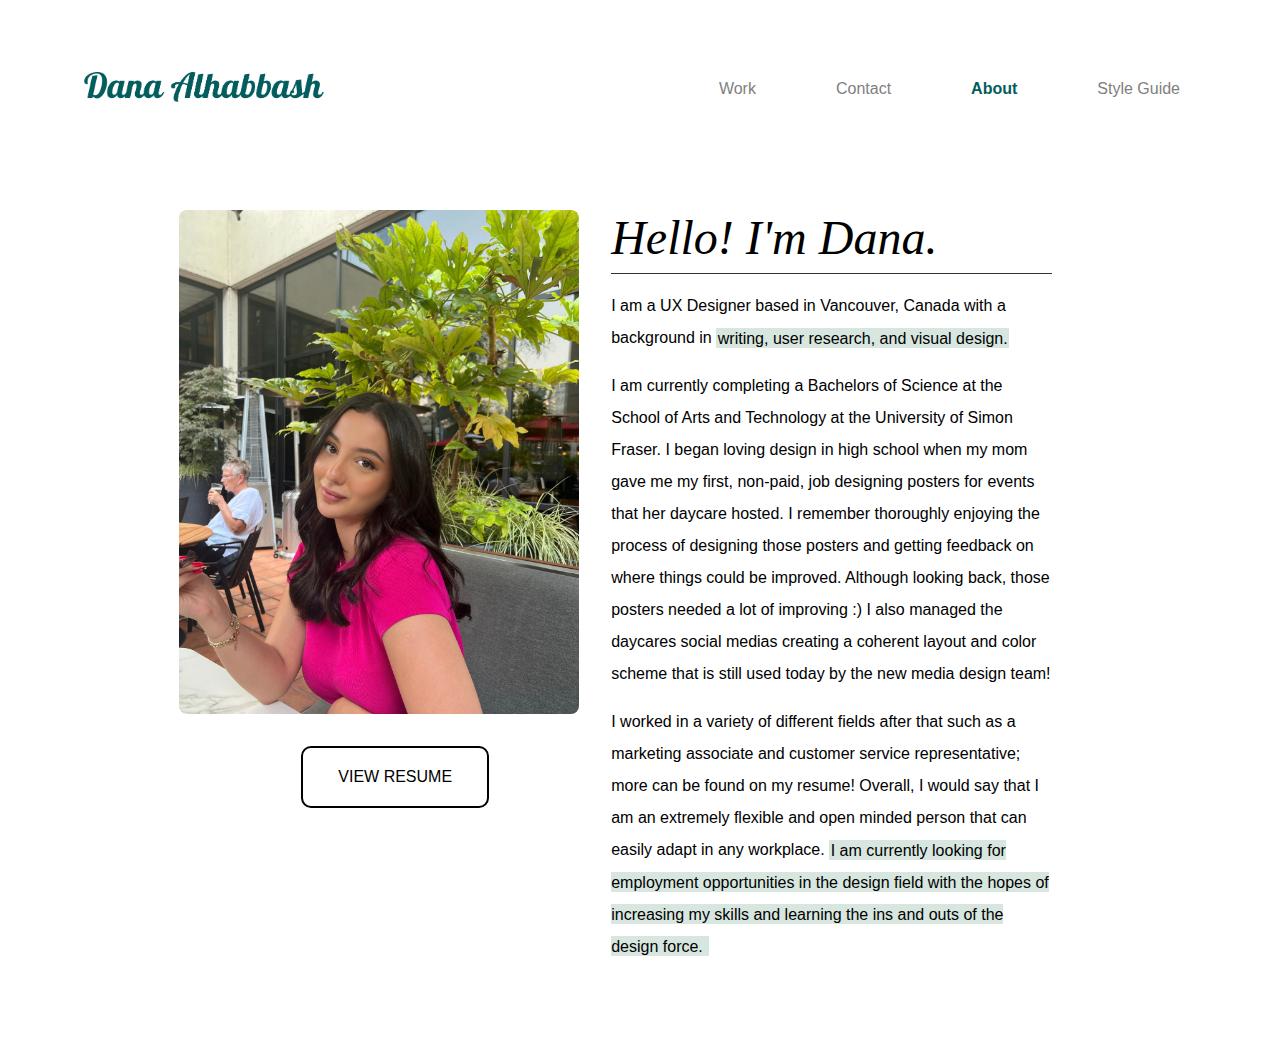
<file: About.html>
<!DOCTYPE html>
<html lang="en">

  <head>

    <meta charset="utf-8">
    <title>About - Dana Alhabbash</title>

    <link href="css/main.css" rel="stylesheet">

    <link rel="preconnect" href="https://fonts.googleapis.com">
    <link rel="preconnect" href="https://fonts.gstatic.com" crossorigin>
    <link href="https://fonts.googleapis.com/css2?family=Cormorant+Garamond:ital,wght@0,300;0,400;0,500;0,600;0,700;1,300;1,400;1,500;1,600;1,700&display=swap" rel="stylesheet">
  </head>

  <body>

    <header>
      <a href="index.html">
        <img src="img/Dana Alhabbash.png" alt="Name" class="logo-name">
      </a>

        <nav>
          <div class="nav-container">
            <a href="index.html" class="nav-link">Work</a>
            <a href="Contact.html" class="nav-link">Contact</a>
            <a href="About.html" class="nav-link active">About</a>
           <a href="StyleGuide.html" class="nav-link">Style Guide</a>
         </div>
        
        </nav>
      </header>

      <div class="main-content">
  <div class="intro">
    <img src="img/pp.jpg" alt="Dana smiling" class="profile-picture">
    <div class="resume-button-container">
 <a href="https://drive.google.com/file/d/10KHvZ-HxIQaog-Hv-9u7jdndZbTToCGK/view?usp=share_link" class="resume-button" target="_blank">View Resume</a>
   </div>
    </div>
    <div class="text-content">
    <h1>Hello! I'm Dana.</h1>
    <p>I am a UX Designer based in Vancouver, Canada with a background in <span class="highlight">writing, user research, and visual design.</span></p>

    <p>I am currently completing a Bachelors of Science at the School of Arts and Technology at the University of Simon Fraser.
      I began loving design in high school when my mom gave me my first, non-paid, job designing posters for events that her
      daycare hosted. I remember thoroughly enjoying the process of designing those posters and getting feedback on where things
      could be improved. Although looking back, those posters needed a lot of improving :) I also managed the daycares social medias
      creating a coherent layout and color scheme that is still used today by the new media design team! </p>

      <p>I worked in a variety of different fields after that such as a marketing associate and customer service representative;
        more can be found on my resume!  Overall, I would say that I am an extremely flexible and open minded person that can
        easily adapt in any workplace. <span class="highlight">I am currently looking for employment opportunities in the design field with the hopes of
        increasing my skills and learning the ins and outs of the design force. </span></p>
        
</div>
</div>

  </body>
</html>
</file>
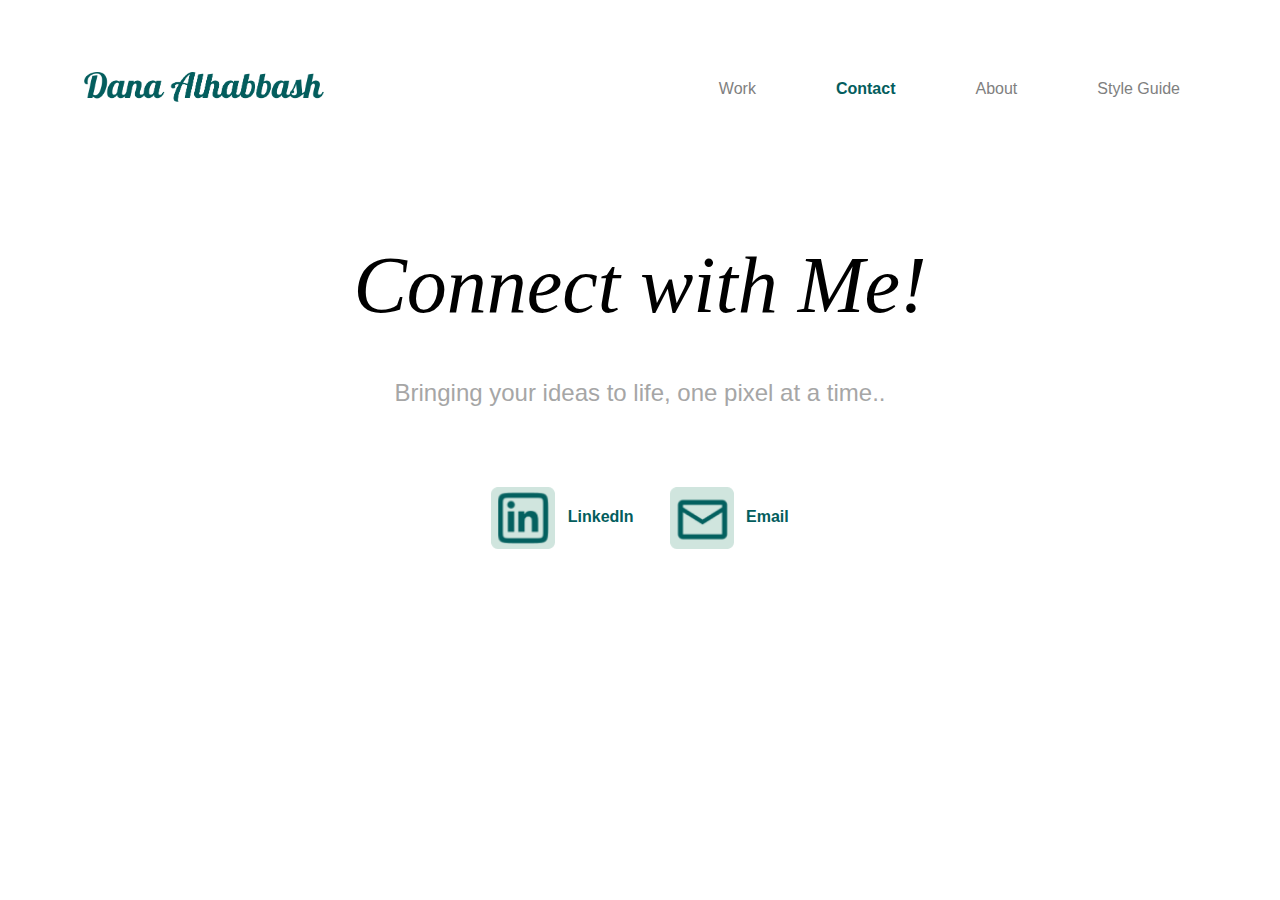
<file: Contact.html>
<!DOCTYPE html>
<html lang="en">

  <head>

    <meta charset="utf-8">
    <title>Home - Dana Alhabbash</title>

    <link href="css/main.css" rel="stylesheet">
    <link rel="preconnect" href="https://fonts.googleapis.com">
    <link rel="preconnect" href="https://fonts.gstatic.com" crossorigin>
    <link href="https://fonts.googleapis.com/css2?family=Nanum+Myeongjo&display=swap" rel="stylesheet">
  </head>

  <body>

    <header>
      <a href="index.html">
          <img src="img/Dana Alhabbash.png" alt="Name" class="logo-name">
        </a>
        

        <nav>
          <div class="nav-container">
         <a href="index.html" class="nav-link">Work</a>
         <a href="Contact.html" class="nav-link  active">Contact</a>
         <a href="About.html" class="nav-link">About</a>
        <a href="StyleGuide.html" class="nav-link">Style Guide</a>
      </div>
    
        </nav>
      </header>

      <div class="Contact-section">
        <h1>Connect with Me!</h1>
        <h2>Bringing your ideas to life, one pixel at a time..</h2>
        <a href="https://www.linkedin.com/in/dana-alhabbash-5a6929200/" class="Contacts" target="_blank">
            <img src="img/Linkedln.png" alt="LinkedIn logo" class="Clogo">
            LinkedIn
        </a>
        <a href="mailto:danalhabbash@gmail.com" class="Contacts">
            <img src="img/Email.png" alt="Email logo" class="Clogo">
            Email
        </a>
    </div>
    
    </body>
    </html>
</file>
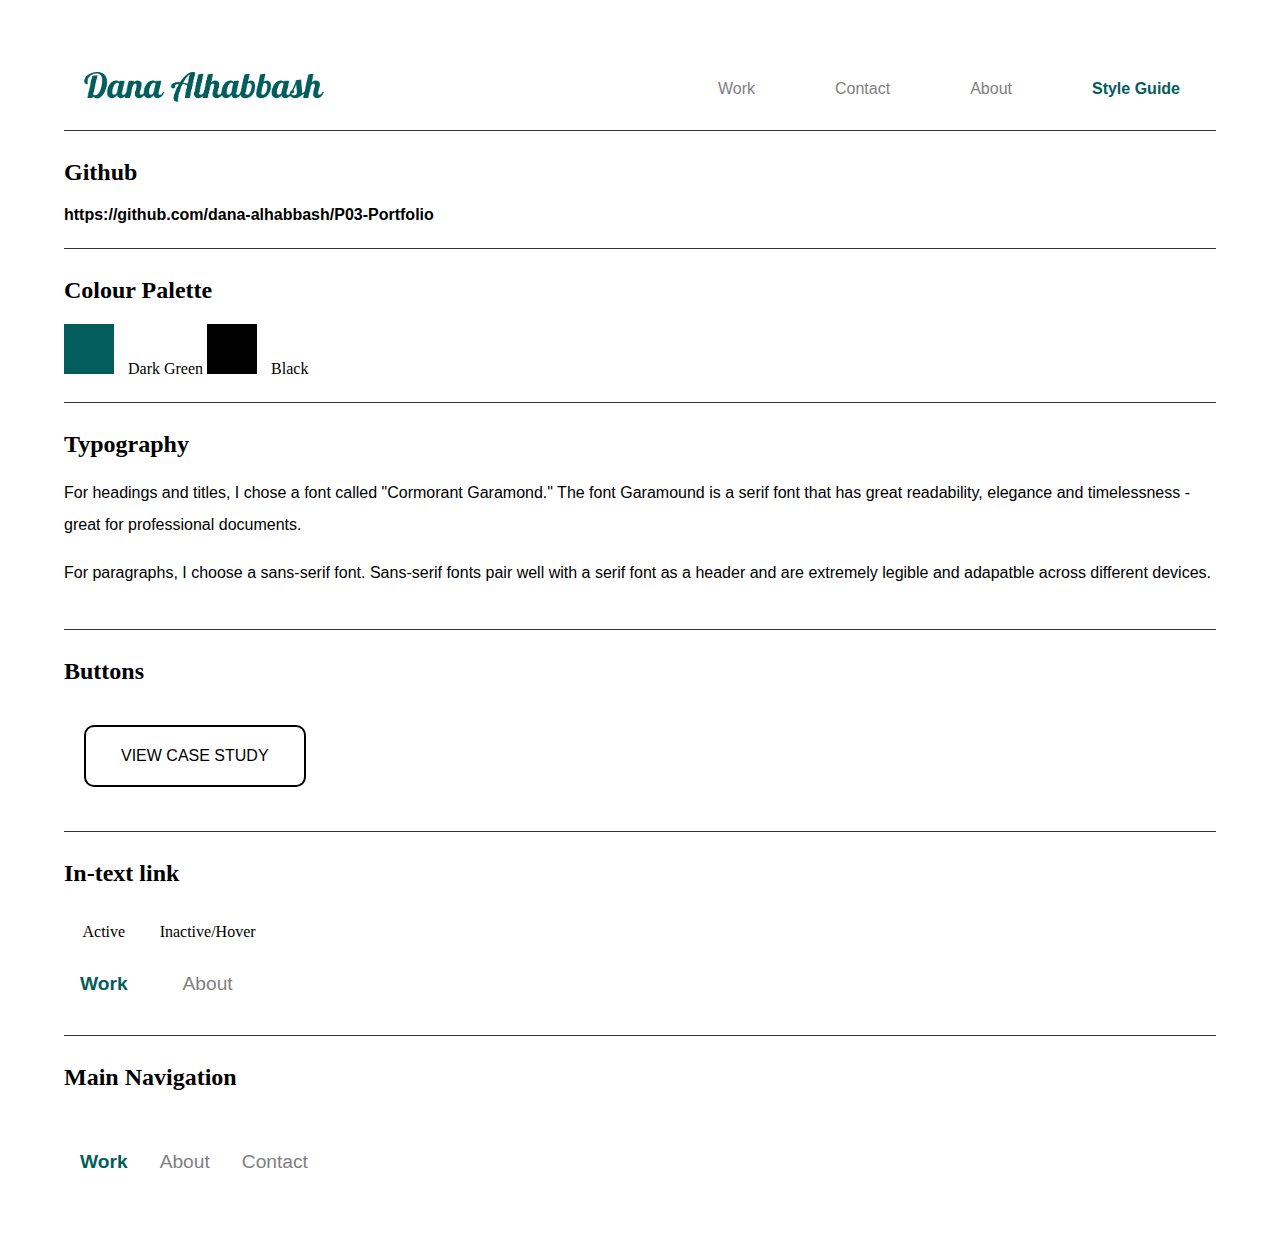
<file: StyleGuide.html>
<!DOCTYPE html>
<html lang="en">

  <head>

    <style>
   section:not([id]) {
     margin: 1em 0;
     padding: 0.5em 0;
     border-top: 1px solid #333;
   }
 </style>

    <meta charset="utf-8">
    <title>Style Guide - Dana Alhabbash</title>

    <link href="css/main.css" rel="stylesheet">

    <link rel="preconnect" href="https://fonts.googleapis.com">
    <link rel="preconnect" href="https://fonts.gstatic.com" crossorigin>
    <link href="https://fonts.googleapis.com/css2?family=Cormorant+Garamond:ital,wght@0,300;0,400;0,500;0,600;0,700;1,300;1,400;1,500;1,600;1,700&display=swap" rel="stylesheet">
  </head>

  <body>

<header>
  <a href="index.html">
    <img src="img/Dana Alhabbash.png" alt="Name" class="logo-name">
  </a>
    <nav>
      <div class="nav-container">
        <a href="index.html" class="nav-link">Work</a>
        <a href="Contact.html" class="nav-link">Contact</a>
        <a href="About.html" class="nav-link">About</a>
       <a href="StyleGuide.html" class="nav-link active">Style Guide</a>
     </div>

    </nav>
  </header>

  <section>
    <div id="github-link">
      <h2>Github</h2>
      <a href="https://github.com/dana-alhabbash/P03-Portfolio" target="_blank" id="githubProfile">https://github.com/dana-alhabbash/P03-Portfolio</a>
  </div>
  </section>

    <section>
      <h2>Colour Palette</h2>

      <div style="width: 50px; height: 50px; background-color: #035D5D; display: inline-block; margin-right: 10px;"></div>
      <span>Dark Green</span>
    </div>
    <div style="width: 50px; height: 50px; background-color: #000000; display: inline-block; margin-right: 10px;"></div>
    <span>Black</span>
   </div>
        </section>

        <section>

          <h2>Typography</h2>
          <p> For headings and titles, I chose a font called "Cormorant Garamond." The font Garamound is a serif font
            that has great readability, elegance and timelessness - great for professional documents. </p>


            <p>For paragraphs, I choose a sans-serif font. Sans-serif fonts pair well with a serif font as a header and are
              extremely legible and adapatble across different devices.
             </p>
            </section>


    <!-- INTERACTIVE ELEMENTS SECTION // -->
    <section id="interactive_elements">

      <!-- Default Button styling section -->
      <section>

        <h2>Buttons</h2>
        <div class="button-container">
  <button class="button">View Case Study</button>
</div>
      </section>

      <section>
        <h2>In-text link</h2>

        <div class="link-table">


    <div class="link-row">
      <div class="link-cell">Active</div>
      <div class="link-cell">Inactive/Hover</div>
    </div>


    <div class="link-row">
      <div class="link-cell"><a href="#" class="text-link active">Work</a></div>
      <div class="link-cell"><a href="#" class="text-link">About</a></div>
    </div>

  </div>

      </section>

    </section>
    <!-- // INTERACTIVE ELEMENTS SECTION -->

    <!-- COMBINED ELEMENTS SECTION // -->
    <section id="combined_elements">

      <section>
        <h2>Main Navigation</h2>
      </section>
      <div class="link-table">

        <div class="link-row">
          <div class="link-cell"><a href="#" class="text-link active">Work</a></div>
          <div class="link-cell"><a href="#" class="text-link">About</a></div>
          <div class="link-cell"><a href="#" class="text-link">Contact</a></div>
        </div>

      </div>

    </section>
    <!-- // COMBINED ELEMENTS SECTION -->


  </body>
</html>
</file>
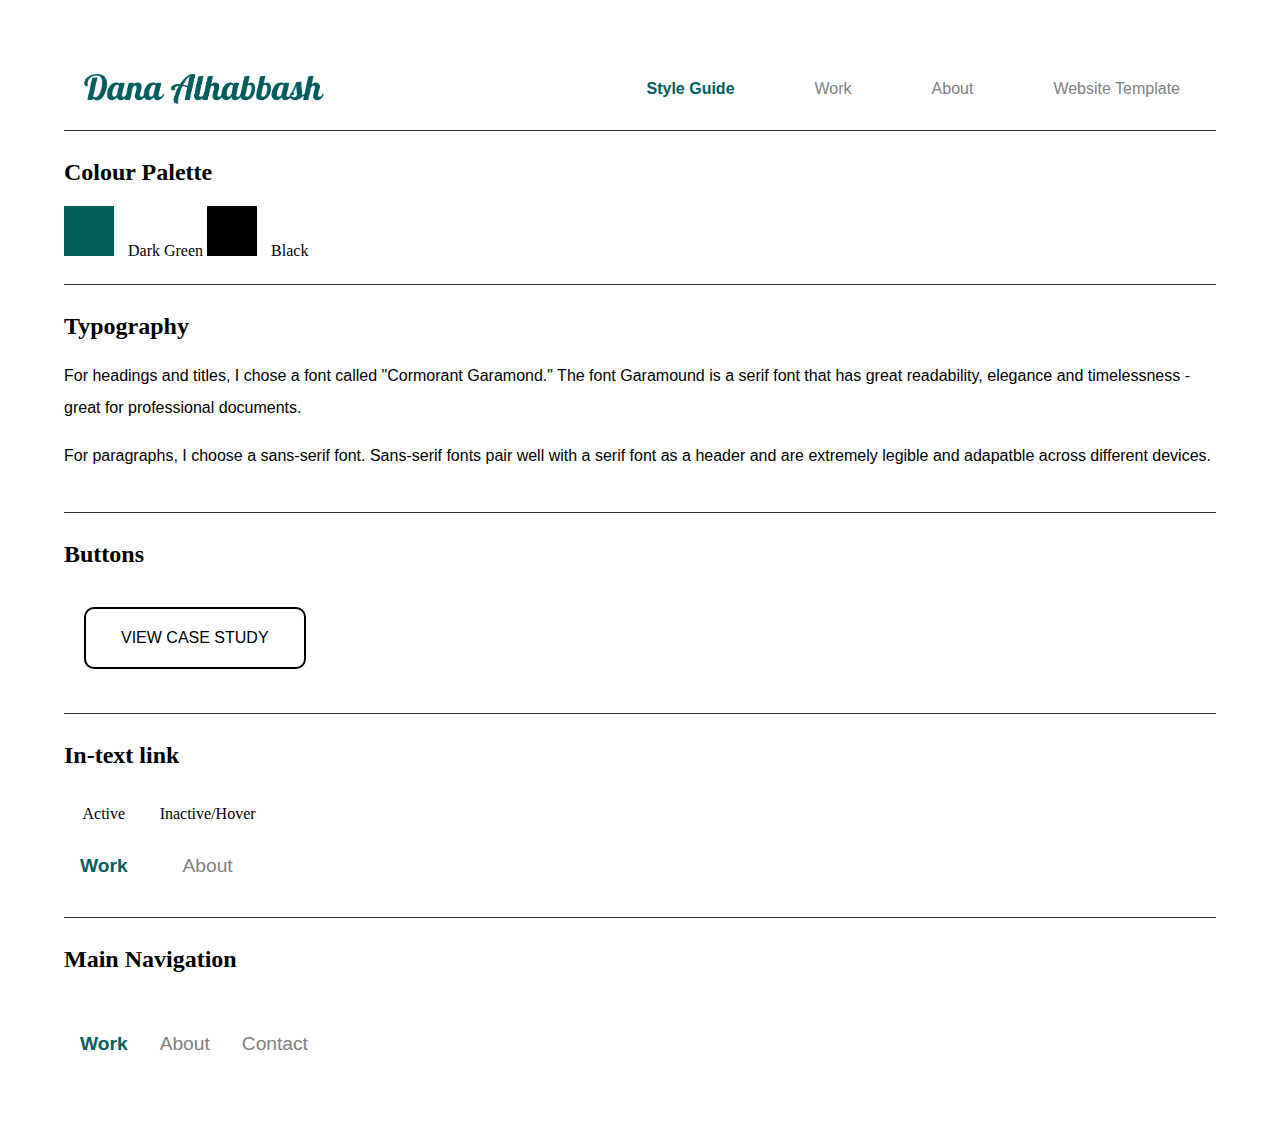
<file: Template.html>
<!DOCTYPE html>
<html>

  <head>

    <style>
   section:not([id]) {
     margin: 1em 0;
     padding: 0.5em 0;
     border-top: 1px solid #333;
   }
 </style>

    <meta charset="utf-8">
    <title>Style Guide - Dana Alhabbash</title>

    <link href="css/main.css" rel="stylesheet">

    <link rel="preconnect" href="https://fonts.googleapis.com">
    <link rel="preconnect" href="https://fonts.gstatic.com" crossorigin>
    <link href="https://fonts.googleapis.com/css2?family=Cormorant+Garamond:ital,wght@0,300;0,400;0,500;0,600;0,700;1,300;1,400;1,500;1,600;1,700&display=swap" rel="stylesheet">
  </head>

  <body>

<header>
    <img src="img/Dana Alhabbash.png" alt="Name" class="logo-name">

    <nav>
      <div class="nav-container">
    <a href="Template.html" class="nav-link active">Style Guide</a>
    <a href="work.html" class="nav-link">Work</a>
    <a href="About.html" class="nav-link">About</a>
    <a href="webtemplate.html" class="nav-link">Website Template</a>
  </div>

    </nav>
  </header>

    <section>
      <h2>Colour Palette</h2>

      <div style="width: 50px; height: 50px; background-color: #035D5D; display: inline-block; margin-right: 10px;"></div>
      <span>Dark Green</span>
    </div>
    <div style="width: 50px; height: 50px; background-color: #000000; display: inline-block; margin-right: 10px;"></div>
    <span>Black</span>
   </div>
        </section>

        <section>

          <h2>Typography</h2>
          <p> For headings and titles, I chose a font called "Cormorant Garamond." The font Garamound is a serif font
            that has great readability, elegance and timelessness - great for professional documents. </p>


            <p>For paragraphs, I choose a sans-serif font. Sans-serif fonts pair well with a serif font as a header and are
              extremely legible and adapatble across different devices.
             </p>
            </section>


    <!-- INTERACTIVE ELEMENTS SECTION // -->
    <section id="interactive_elements">

      <!-- Default Button styling section -->
      <section>

        <h2>Buttons</h2>
        <div class="button-container">
  <button class="button">View Case Study</button>
</div>
      </section>

      <section>
        <h2>In-text link</h2>

        <div class="link-table">


    <div class="link-row">
      <div class="link-cell">Active</div>
      <div class="link-cell">Inactive/Hover</div>
    </div>


    <div class="link-row">
      <div class="link-cell"><a href="#" class="text-link active">Work</a></div>
      <div class="link-cell"><a href="#" class="text-link">About</a></div>
    </div>

  </div>

      </section>

    </section>
    <!-- // INTERACTIVE ELEMENTS SECTION -->

    <!-- COMBINED ELEMENTS SECTION // -->
    <section id="combined_elements">

      <section>
        <h2>Main Navigation</h2>
      </section>
      <div class="link-table">

        <div class="link-row">
          <div class="link-cell"><a href="#" class="text-link active">Work</a></div>
          <div class="link-cell"><a href="#" class="text-link">About</a></div>
          <div class="link-cell"><a href="#" class="text-link">Contact</a></div>
        </div>

      </div>

    </section>
    <!-- // COMBINED ELEMENTS SECTION -->


  </body>
</html>
</file>
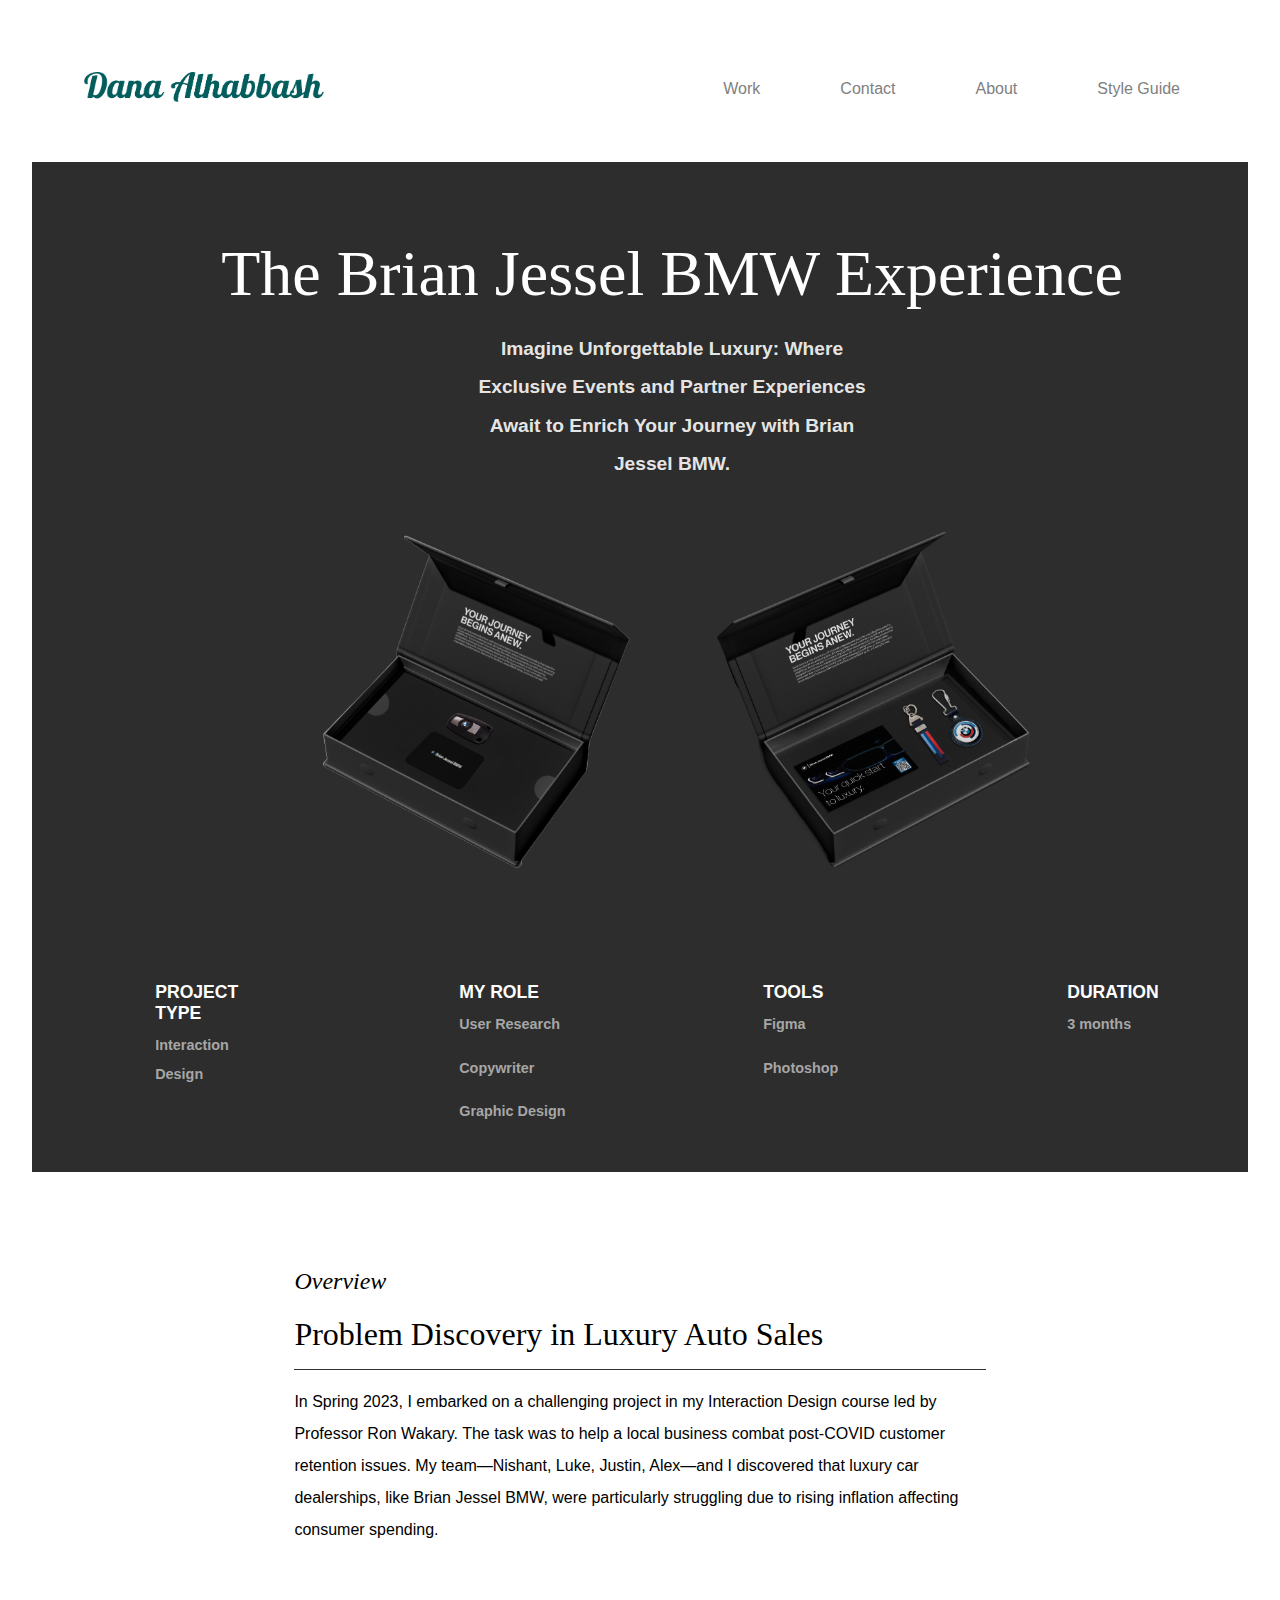
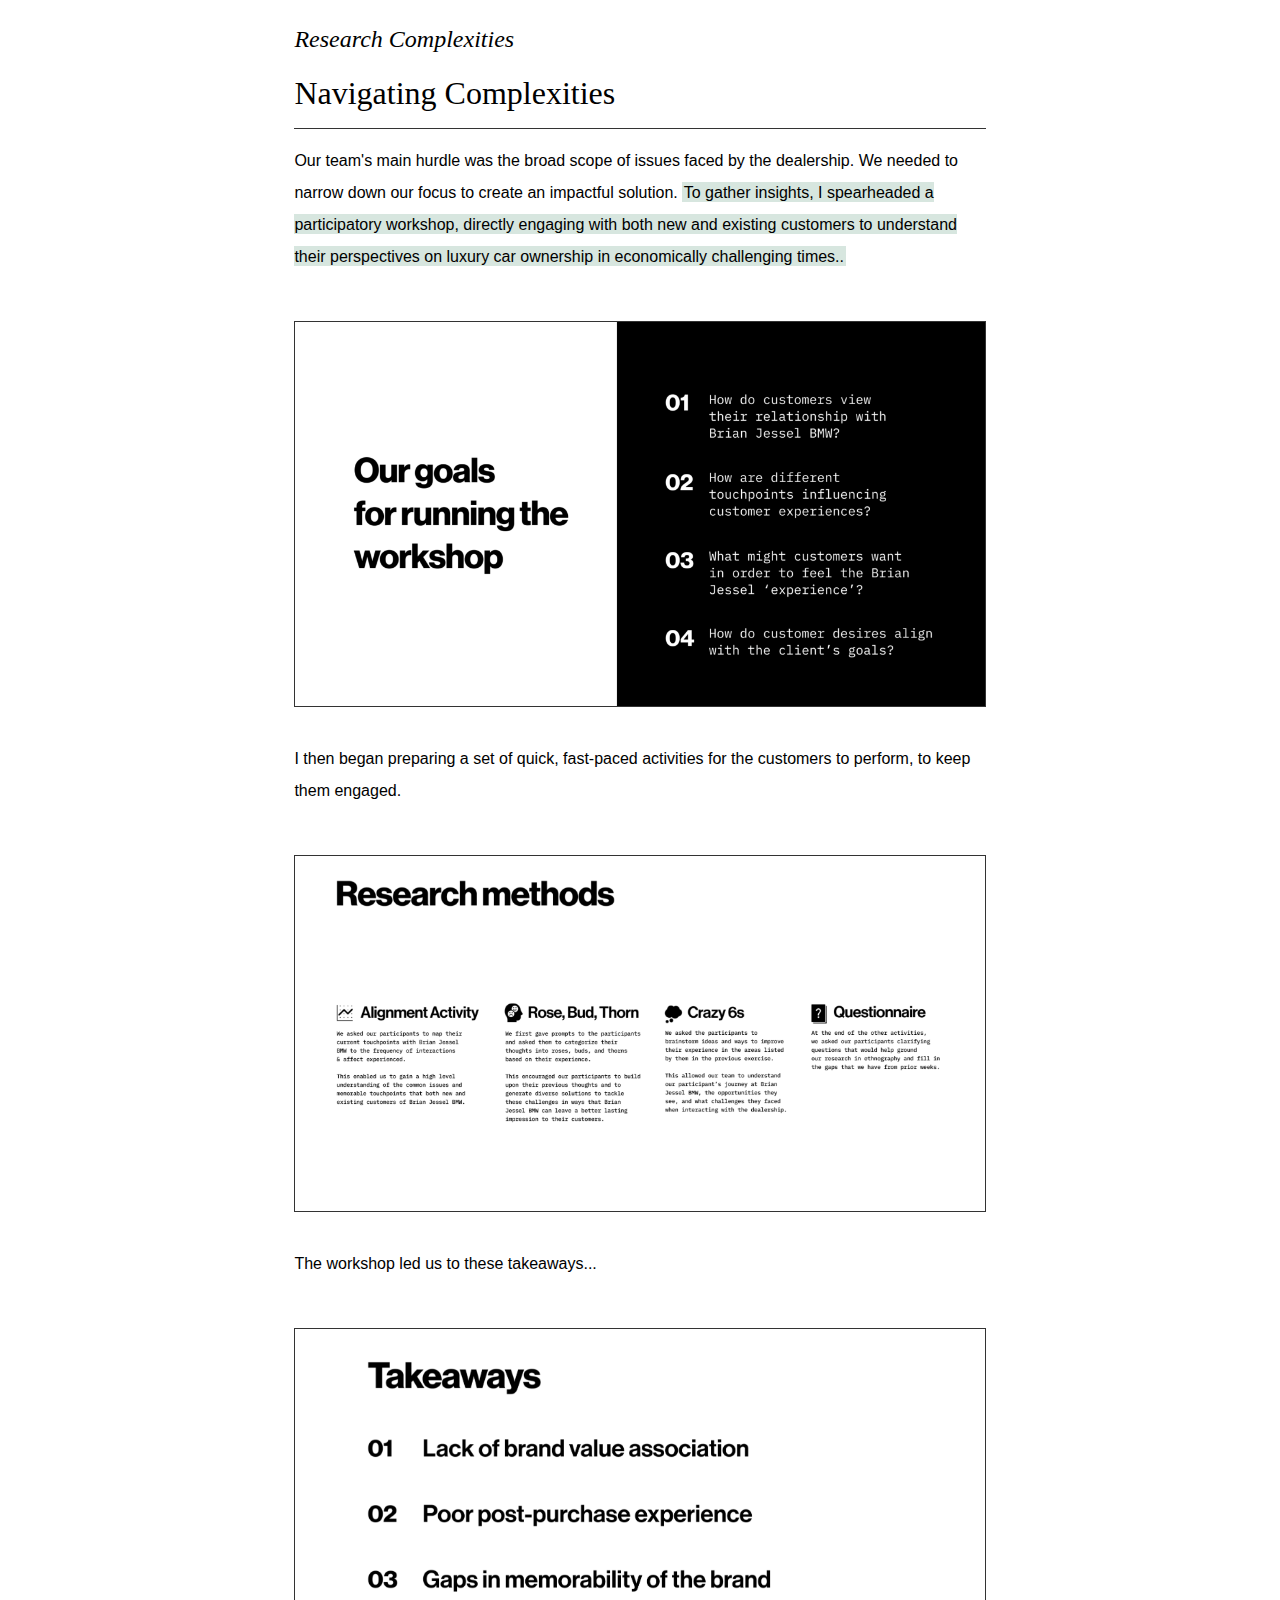
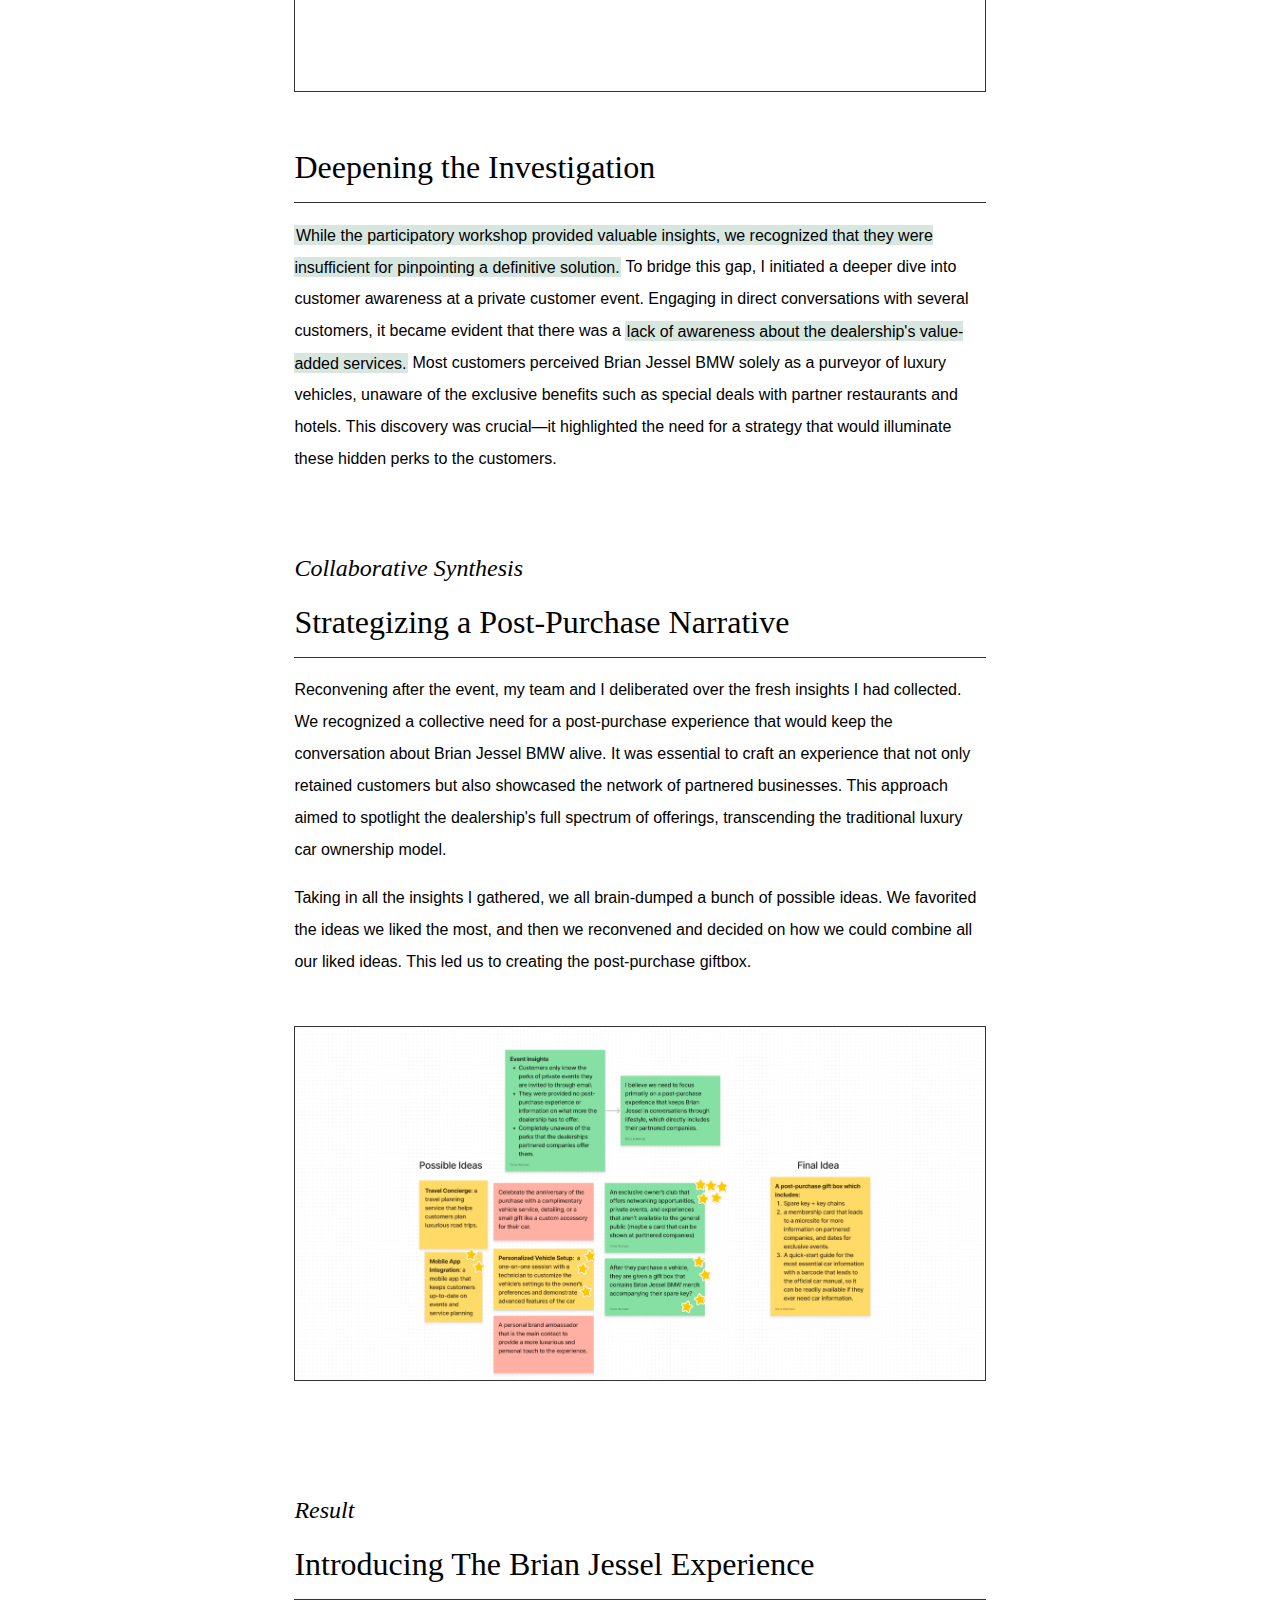
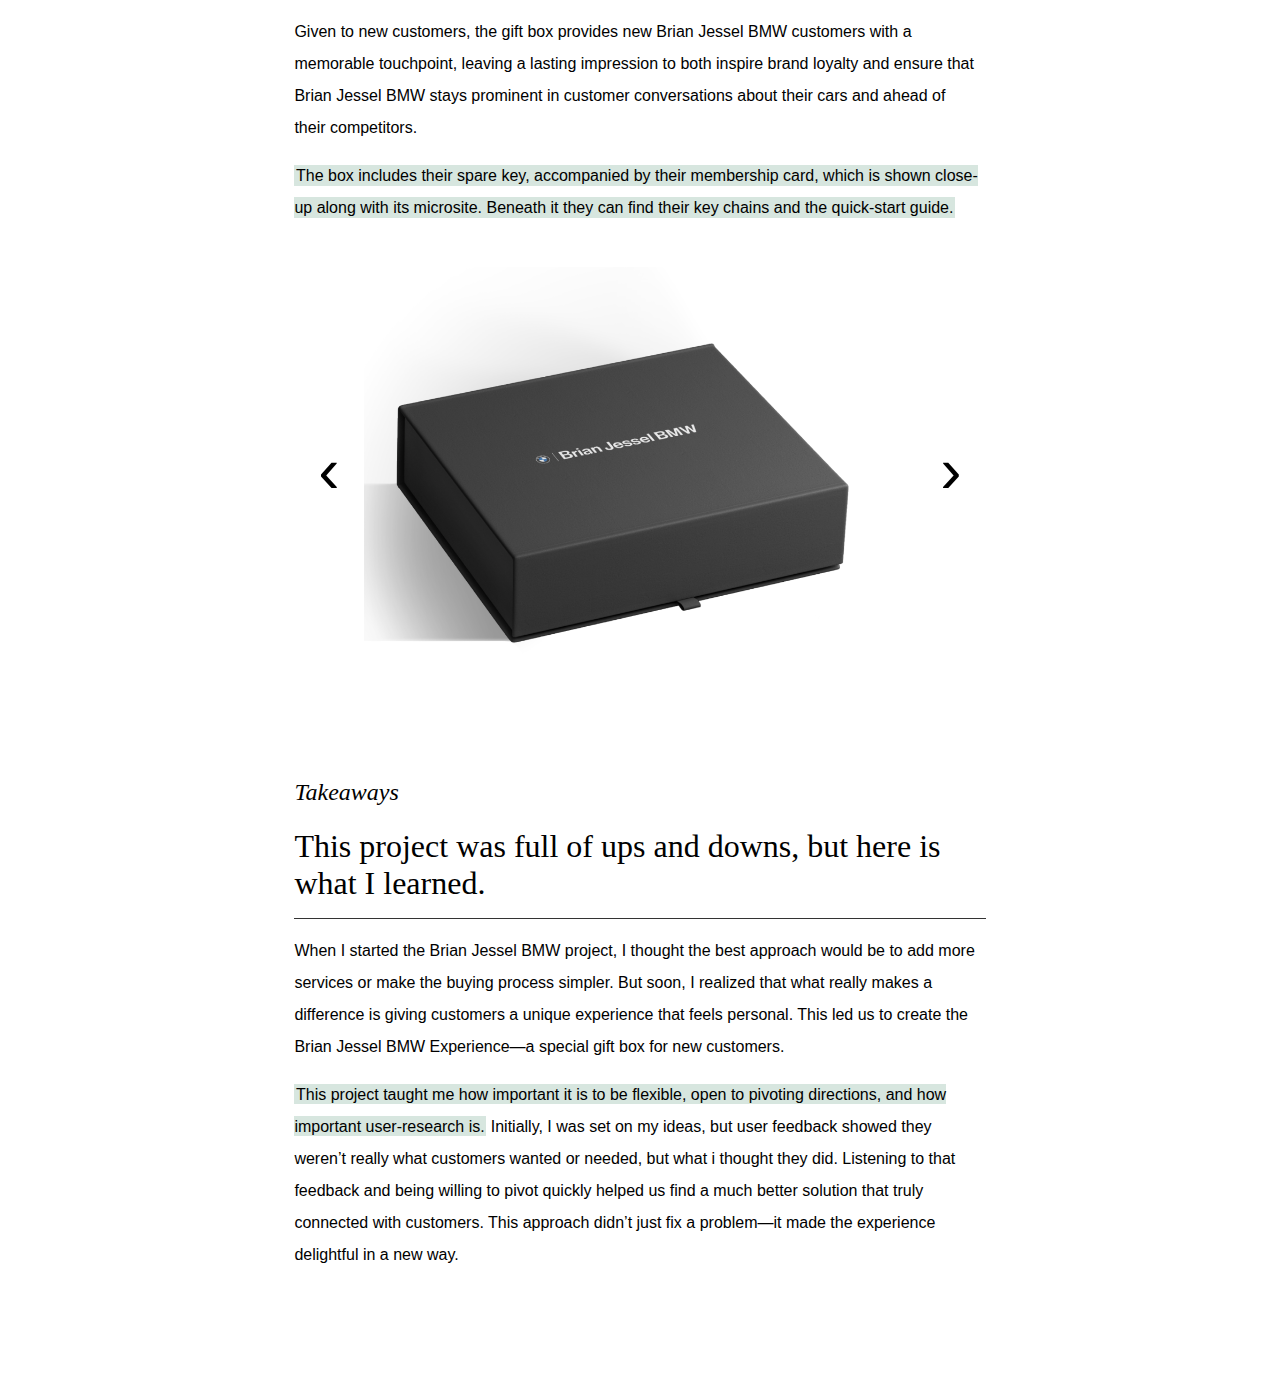
<file: work.html>
<!DOCTYPE html>
<html lang="en">

  <head>

    <meta charset="utf-8">
    <title>Brian Jessel BMW - Dana Alhabbash</title>

    <link href="css/main.css" rel="stylesheet">
    <script src="js/carousel.js"></script>
    <meta name="viewport" content="width=device-width, initial-scale=1">


    <link rel="preconnect" href="https://fonts.googleapis.com">
    <link rel="preconnect" href="https://fonts.gstatic.com" crossorigin>
    <link href="https://fonts.googleapis.com/css2?family=Cormorant+Garamond:ital,wght@0,300;0,400;0,500;0,600;0,700;1,300;1,400;1,500;1,600;1,700&display=swap" rel="stylesheet">
  </head>

  <body>

    <header>
      <a href="index.html">
        <img src="img/Dana Alhabbash.png" alt="Name" class="logo-name">
      </a>

        <nav>
          <div class="nav-container">
            <a href="index.html" class="nav-link">Work</a>
            <a href="Contact.html" class="nav-link">Contact</a>
            <a href="About.html" class="nav-link">About</a>
           <a href="StyleGuide.html" class="nav-link">Style Guide</a>
         </div>
    
    
        </nav>

       
      </header>

      <section class="banner-section">
        <div class="banner-content">
            <h1 class="banner-title">The Brian Jessel BMW Experience</h1>
            <p class="banner-subtitle">Imagine Unforgettable Luxury: Where Exclusive Events and Partner Experiences Await to 
              Enrich Your Journey with Brian Jessel BMW.</p>
        </div>
        <div class="banner-images">
            <img src="img/BMW1.png" alt="Top layer of giftbox">
            <img src="img/BMW2.png" alt="Second layer of giftbox">
        </div>
        <div class="info-sections">
            <div class="info-block">
                <h2>PROJECT TYPE</h2>
                <p>Interaction Design</p>
            </div>
            <div class="info-block">
                <h2>MY ROLE</h2>
                <p>User Research</p>
                <p>Copywriter</p>
                <p>Graphic Design</p>
            </div>
            <div class="info-block">
                <h2>TOOLS</h2>
                <p>Figma</p>
                <p>Photoshop</p>
            </div>
            <div class="info-block">
                <h2>DURATION</h2>
                <p>3 months</p>
            </div>
        </div>
    </section>

      <main class="content">
  <section class="section-overview">
    <h2 class="section-title">Overview</h2>
    <h1 class="question-title">Problem Discovery in Luxury Auto Sales</h1>
    <p>In Spring 2023, I embarked on a challenging project in my Interaction Design course led by Professor Ron Wakary. 
      The task was to help a local business combat post-COVID customer retention issues. My team—Nishant, Luke, Justin, Alex—and 
      I discovered that luxury car dealerships, like Brian Jessel BMW, were particularly struggling due to rising inflation affecting 
      consumer spending.</p>
  </section>

  <section class="section-background">
    <h2 class="section-title">Research Complexities</h2>
    <h1 class="question-title">Navigating Complexities</h1>
    <p>Our team's main hurdle was the broad scope of issues faced by the dealership. We needed to narrow down our focus to create 
      an impactful solution. <span class="highlight">To gather insights, I spearheaded a participatory workshop, directly engaging with
         both new and existing customers to understand their perspectives on luxury car ownership in economically challenging times..</span></p>
      <img src="img/BMWSlide1.png" alt="participatory workshop questions" class="slide-pictures">
      <p>I then began preparing a set of quick, fast-paced activities for the customers to perform, to keep them engaged.</p>
      <img src="img/BMWSlide2.png" alt="actvities for participatory workshop" class="slide-pictures">
        <p>The workshop led us to these takeaways...</p>
          <img src="img/BMWSlide3.png" alt="takeaways from participatory workshop" class="slide-pictures">

    <h1 class="question-title">Deepening the Investigation</h1>
    <p><span class="highlight">While the participatory workshop provided valuable insights, we recognized that they were insufficient for pinpointing a 
      definitive solution.</span> To bridge this gap, I initiated a deeper dive into customer awareness at a private customer event. 
      Engaging in direct conversations with several customers, it became evident that there was a <span class="highlight">lack of 
        awareness about the dealership's value-added services.</span> Most customers perceived Brian Jessel BMW solely as a purveyor 
        of luxury vehicles, unaware of the exclusive benefits such as special deals with partner restaurants and hotels. This discovery was crucial—it 
      highlighted the need for a strategy that would illuminate these hidden perks to the customers.</p>
  </section>

  <section class="section-research">
    <h2 class="section-title">Collaborative Synthesis</h2>
    <h1 class="question-title">Strategizing a Post-Purchase Narrative</h1>
    <p>Reconvening after the event, my team and I deliberated over the fresh insights I had collected. We recognized a collective 
      need for a post-purchase experience that would keep the conversation about Brian Jessel BMW alive. It was essential to craft 
      an experience that not only retained customers but also showcased the network of partnered businesses. This approach aimed to 
      spotlight the dealership's full spectrum of offerings, transcending the traditional luxury car ownership model.</p>

      <p>Taking in all the insights I gathered, we all brain-dumped a bunch of possible ideas. We favorited the ideas we liked the most,
        and then we reconvened and decided on how we could combine all our liked ideas. This led us to creating the post-purchase giftbox.
      </p>
      <img src="img/Brainstorming.png" alt="Figjam brainstorming" class="slide-pictures">


  </section>

  <section class="section-results">
    <h2 class="section-title">Result</h2>
    <h1 class="question-title">Introducing The Brian Jessel Experience</h1>
    <p>Given to new customers, the gift box provides new Brian Jessel BMW customers with a memorable touchpoint, leaving a lasting
      impression to both inspire brand loyalty and ensure that Brian Jessel BMW stays prominent in customer conversations about their
      cars and ahead of their competitors.</p>

      <p><span class="highlight">The box includes their spare key, accompanied by their membership card,
         which is shown close-up along with its microsite. 
        Beneath it they can find their key chains and the quick-start guide.</span></p>

      <div class="carousel-container" id="carousel1">
        <div class="carousel">
            <div class="carousel-images">
                <img src="img/BMW.png" alt="Closed giftbox" class="active">
                <img src="img/BMW1.png" alt="Top layer of giftbox containing spare key and membership card ">
                <img src="img/Membership Back.png" alt="The back of the membership card with the barcode to the microsite">
                <img src="img/BMW3.png" alt="Collage of microsite pages">
                <img src="img/BMW2.png" alt="Second layer of box containing key chains and quick start guide">
                <img src="img/QS1.png" alt="Front of quick start guide with a barcode for the full car manual">
                <img src="img/QS2.png" alt="Back of the quick-start guide with the essential information">
            </div>
        </div>
        <button class="carousel-btn prev" onclick="moveSlide(-1, 'carousel1')">‹</button>
        <button class="carousel-btn next" onclick="moveSlide(1, 'carousel1')">›</button>
    </div>
   
  </section>

  <section class="section-takeaways">
    <h2 class="section-title">Takeaways</h2>
    <h1 class="question-title">This project was full of ups and downs, but here is what I learned.</h1>
    <p> When I started the Brian Jessel BMW project, I thought the best approach would be to add more services or make the buying
      process simpler. But soon, I realized that what really makes a difference is giving customers a unique experience that feels 
      personal. This led us to create the Brian Jessel BMW Experience—a special gift box for new customers.</p>

    <p><span class="highlight">This project taught me how important it is to be flexible, open to pivoting directions, and how important user-research is.</span>
      Initially, I was set on my ideas, but user feedback showed they weren’t really what customers wanted or needed, but what i thought they did.
       Listening to that feedback and being willing to pivot quickly helped us find a much better solution that truly connected with 
       customers. This approach didn’t just fix a problem—it made the experience delightful in a new way.</p>

  </section>

</main>
    </body>
  </html>
</file>
<file: css/main.css>
body, html{
    padding: 2rem;
    margin: 0;
    box-sizing: border-box;
    overflow-x: hidden;
}

h1{
  .cormorant-garamond-regular {
  font-family: "Cormorant Garamond", serif;
  font-weight: 800;
  font-style: normal;
}
}

h2{
  .nanum-myeongjo-regular {
  font-family: "Nanum Myeongjo", serif;
  font-weight: 400;
  font-style: normal;
}
}


h3{
  font-family: sans-serif;
  font-weight: bold;
}

p{
  font-family: sans-serif;
  font-weight: 400;
}


section h3 {
  margin-bottom: 0;
}

section p {
  margin-top: 0;
}

a{
  text-decoration: none;
  color: black;
  font-family: sans-serif;
  font-size: 1rem;
  cursor: pointer;
}


header {
  display: flex;
   justify-content: space-between;
   align-items: center;
   padding: 0 1.25rem;
}

.logo-name{
  width: 15rem;
}

/*Responsive Adjustments*/
@media (max-width: 48em) { 
  header {
    flex-direction: column; 
    padding: 0.5rem; 
  }

  .logo-name {
    width: 10rem; 
    margin-bottom: 1rem; 
  }
}

/* github link */
#githubProfile {
  color:black;
  font-weight: bold;
  transition: color 0.3s, transform 0.3s; 
}

#githubProfile:hover {
  color: rgba(3, 93, 93, 0.7); /* Changes color when hovered */
  transform: scale(1.1); /* Slightly enlarges the link */
}
/* Nav styling */
.nav-container {
  margin-top: 0rem;
  display: flex;
  justify-content: flex-end;
  align-items: flex-start;
  padding: 1rem;
  gap: 2rem;
}

.nav-link {
  font-family: sans-serif;
    color: grey;
    text-decoration: none;
    font-size: 1em;
    font-weight: lighter;
    transition: color 0.3s ease;
    margin-left: 3rem;
}

.nav-link:hover {
  color: rgba(3, 93, 93, 0.7);
}

.nav-link.active {
  font-weight: bold;
  color: #035D5D;
}
/* Responsive adjustments */
@media (max-width: 48em) { 
  .nav-container {
    justify-content: center; 
    padding: 0.5rem;
    gap: 1rem; 
  }

  .nav-link {
    margin-left: 1rem; 
    font-size: 0.9em; 
  }
}

/* Home Banner styling */
.banner-container {
    width: 100%;
    display: flex;
    justify-content: center;
    align-items: center;
    margin-bottom: -3rem;
}

.banner {
    width: 80%;
    height: 30rem;
}

/* Responsive adjustments*/
@media (max-width: 768px) { 
  .banner {
      width: 90%; 
      height: 20rem; 
  }
}

@media (max-width: 480px) { 
  .banner-container {
      margin-bottom: -2rem; 
  }
  .banner {
      width: 95%; 
      height: 15rem; 
  }
}

/* Home Bio styling */
.home-bio {
    text-align: left;
    max-width: 85%;
    margin: 0 auto;
    line-height: 1.7;

}

.home-bio h2 {
  font-weight: 100;
    color: #333333;
    font-size: 2.8rem;
}

/* Responsive adjustment*/
@media (max-width: 60em) { 
  .home-bio {
      max-width: 95%; 
  }
  .home-bio h2 {
      font-size: 2.4rem;
  }
}

@media (max-width: 40em) { 
  .home-bio h2 {
      font-size: 2rem; 
  }
}


/* Button styling */
.button-container {
  padding: 20px;
}

.button {
  border-radius: 10px;
  padding: 20px 35px;
  font-size: 1rem;
  border: 2px solid #000;
  background-color: transparent;
  text-transform: uppercase;
  cursor: pointer;
  transition: all 0.3s ease;
}

.button:hover {
  background-color: #035D5D;
  color: #fff;
  border: #035D5D;
}


/* In-text link styling*/
.link-table {
   display: table;
 }

 .link-row {
   display: table-row;
   padding: 5rem;
 }

 .link-cell {
   display: table-cell;
   padding: 1rem;
   text-align: center;
 }

 .text-link {
   font-family: sans-serif;
   color: grey;
   text-decoration: none;
   font-size: 1.2em;
   font-weight: lighter;
   transition: color 0.3s ease;
 }

 .text-link:hover {
   color: rgba(3, 93, 93, 0.7);
 }

 .text-link.active {
   font-weight: bold;
   color: #035D5D;
 }
 /* In-text link styling*/

 /*About Page styling*/
 .main-content {
   display: flex;
  max-width: 80%;
  margin: auto;
  margin-top: 3rem;
  padding: 1rem;
}

.intro {
display: flex;
flex-direction: column;
 align-items: center;
 text-align: center;
padding: 2rem 0;
}

.profile-picture {
  float: left;
  width: 25rem;
  height: auto;
  margin-right: 2rem;
  border-radius: 8px;
}

.text-content h1 {
  flex-grow: 1;
  display: inline-block;
  font-size: 3rem;
  font-style: italic;
  font-weight: normal;
  margin: 1;
  border-bottom: 1px solid #333;
 padding-bottom: 0.5rem;
 width: 90%;
 margin-bottom: auto;
}

.text-content p{
  width: 90%;
  line-height: 2;
  font-weight: lighter;
}

.highlight {
  background-color:#D7E6DF;
  padding: 0.1em;
}

.resume-button-container {
margin-top: 2rem;
}

.resume-button {
display: inline-block;
border-radius: 10px;
padding: 20px 35px;
font-size: 1rem;
border: 2px solid #000;
background-color: transparent;
text-transform: uppercase;
cursor: pointer;
transition: all 0.3s ease;
}

.resume-button:hover {
  background-color: #035D5D;
  color: #fff;
  border: #035D5D;
}

/* Responsive adjustments */
@media (max-width: 60em) { 
  .profile-picture {
    width: 20rem;
  }

  .text-content h1 {
    font-size: 2.5rem; 
  }
}

@media (max-width: 40em) { 
  .main-content {
    flex-direction: column; 
    max-width: 95%;
  }

  .profile-picture {
    width: 100%; 
    margin-right: 0;
  }

  .text-content h1, .text-content p {
    width: 100%; 
  }

  .text-content h1 {
    font-size: 2rem; 
  }
}

/*Work Page styling*/
.banner-section {
  width: 100vw; 
  margin-left: -2rem; 
  margin-right: -2rem;
  margin-top: 3em;
  background-color: #2d2d2d; 
  padding: 2rem 2rem; 
  text-align: center;
  box-sizing: border-box; 
  margin-bottom: -1rem;
}

.banner-content h1 {
  font-weight: lighter;
  font-size: 4rem;
  color: #ffffff; 
  margin-bottom: 0.3em; 
}

.banner-subtitle {
  color: #ffffffe5; 
  text-align: center;
  margin-bottom: 1em; 
  font-size: 1.2rem;
  font-family: sans-serif;
  font-weight: bold;
  max-width: 35%; 
  margin-left: auto; 
  margin-right: auto; 
  text-align: center;
}

.banner-images img {
  width: 30%; 
  margin: 1em; 
  height: auto; 
}

.info-sections {
  display: flex;
  justify-content: space-around; 
  margin-top: 4em; 
}

.info-block {
  width: 10%; 
  text-align: left; 
}

.info-block h2 {
  color: #ffffff; 
  margin-bottom: 0.4em; 
  font-family: sans-serif;
  font-size: 1.1rem;
}

.info-block p {
  color: #a6a6a6; 
  font-size: 0.9em; 
  font-family: sans-serif;
  font-weight: bold;
}

/*responsive adjustments*/
@media (max-width: 768px) {
  .banner-section {
    padding: 2rem; 
  }

  .banner-content h1 {
    font-size: 2.5rem;
  }

  .banner-subtitle {
    font-size: 0.9rem;
    max-width: 60%; 
  }

  .banner-images img {
    width: 40%; 
    margin: -0.5em; 
  }

  .info-sections {
    flex-direction: column; 
    align-items: center;
  }

  .info-block {
    width: 80%; 
    margin-bottom: 1em; 
  }
}

@media (max-width: 480px) {
  .banner-content h1 {
    font-size: 2rem; 
  }

  .info-block {
    width: 100%;
  }
}


.custom-video{
  max-width: 50rem;
  width: 100%;
  border: 1px solid #333;
}
.page-title {
  font-size: 2rem;
  color: teal;
  margin-bottom: 1rem;
}

.content {
  max-width: 60%;
  margin: auto;
  padding: 2rem;
}

.section-background,
.section-problem,
.section-research,
.section-results,
.section-takeaways,
.section-results {
  margin-bottom: 2rem;
}

.section-title {
  display: flex;
  margin-top: 5rem;
  margin-bottom: auto;
  font-weight: lighter;
  font-style: italic;
}


.question-title {
  margin-bottom: 1rem;
  font-weight: 400;
  font-size: 2rem;
}

p {
  line-height: 2;
  font-weight: lighter;
}

h1.question-title {
  border-bottom: 1px solid #333;
  width: 100%;
  display: inline-block;
  padding-bottom: 1rem;
}

.slide-pictures {
  justify-content: center;
  max-width: 50rem;
  width: 100%;
  height: auto;
  border: 1px solid #333;
  box-sizing: border-box;
  margin-bottom: inherit;
  margin-top: 2rem;
}

.carousel-container {
  box-sizing: border-box;
  padding-top: 3vh;
  position: relative;
  width: 80%; 
  max-width: 90vw; 
  max-height: 70vw;
  margin: auto;

}

.carousel {
  border: #000;
  width: 100%;
  height: 100%;
}

.carousel-images img {
  width: 100%;
  height: 100%; 
  max-height: 31rem;
  display: none;
  object-fit: cover; 
  transition: opacity 1s ease-in-out;
  
}

.carousel-images img.active {
  display: block;
  opacity: 1;
}

.carousel-btn {
  position: absolute;
  top: 50%;
  transform: translateY(-50%);
  background-color: transparent;
  color: black;
  border: none;
  cursor: pointer;
  font-size: 5vw; 
  z-index: 100;
  outline: none;
}

.carousel-btn.prev {
  left: -4vw; 
}

.carousel-btn.next {
  right: -4vw; 
}

@media screen and (max-width: 768px) {
  .carousel-btn {
    font-size: 5vw; 
  }
}

/* Responsive adjustments*/
@media (max-width: 60em) { 
  .page-title,
  .question-title {
    font-size: 1.8rem; 
  }

  .content,
  .section-title {
    padding: 1.5rem;
    margin-top: 3rem; 
  }
}

@media (max-width: 40em) { 
  .content,
  .section-title {
    padding: 1rem;
    margin-top: 2rem; 
  }

  .page-title,
  .question-title {
    font-size: 1.5rem; 
  }
}

/*Case Study homepage styling*/
.card-container {
    display: flex;
    justify-content: center;
    gap: 2rem;
    padding-top: 10vh;
}

.card-link {
    text-decoration: none;
    color: inherit;
    flex-basis: 40%;
}

.card {
    border-radius: 20px;
    overflow: hidden;
    box-shadow: 0 4px 8px rgba(0,0,0,0.2);
    background-color: #f0f0f0;
    position: relative;
}

.card:hover {
    transform: translateY(-5px);
    box-shadow: 0 6px 12px rgba(0,0,0,0.5);
    cursor: pointer;
}

.product-image {
    width: 100%;
    display: block;
}

.card-text {
    position: relative;
    bottom: 0;
    left: 0;
    right: 0;
    background-color: #ffffff;
    padding: 1rem;
    text-align: left;
    transition: background-color 0.3s ease;
}

.card:hover .card-text {
    background-color: #035D5D;
    cursor: pointer;
}

.card:hover .card-text, .card:hover .card-text h2, .card:hover .card-text p {
    color: white;
    cursor: pointer;
}

.card-text h2 {
    margin-top: 0;
    font-size: 1.5rem;
  }

.card-text p {
    margin: 0.5rem 0;
}

@media (max-width: 48em) { /* Adjust for smaller screens, e.g., mobile devices */
  .card-container {
      flex-direction: column;
      gap: 1rem;
      padding-top: 5vh;
  }

  .card-link {
      flex-basis: 100%; /* Cards take full width on smaller screens */
  }
  
  .card-text h2, .card-text p {
      font-size: 1.2rem; /* Adjust font size for readability on smaller screens */
  }
}


/*Footer homepage styling*/
.footer {
  width: 100%;
  padding: 2rem 0; /* Adjust top and bottom padding as needed */
  box-sizing: border-box;
  display: flex;
    justify-content: center; /* Center the content horizontally */
    align-items: center;
}

.footer-border {
  margin-top: 4rem;
  width: 100%;
  border-top: 0.1rem solid #a1a1a1;
  padding-top: 6rem;
  display: flex;
  align-items: center;
  justify-content: center;
}

.footer-content {
  display: flex;
  align-items: center;
  justify-content: center;
  gap: 4rem; 
}

.connect-title {
  color: rgb(48, 48, 48);
  font-weight: lighter;
  font-size: 3rem; 
  margin-right: 5rem; 
}

.footer-link {
  display: flex;
  align-items: center;
  text-decoration: none;
  font-weight: 600;
  color: #035D5D;
  font-size: 1rem; 
  transition: color 0.3s;
}

.footer-link:hover,
.footer-link:focus {
  color: rgba(3, 93, 93, 0.7);
}

.logo {
  width: 4rem; 
  height: auto; 
  margin-right: 1rem; 
}

/* Responsive adjustments */
@media (max-width: 48em) {
  .footer-content {
      flex-direction: column;
      gap: 1rem;
  }

  .connect-title,
  .footer-link {
      margin-right: 0;
  }

  .logo {
      width: 1.5rem;
  }
}

/* Contact Page */
.Contact-section {
  text-align: center;
  padding-top: 8vh;
}

.Contact-section h1 {
  font-size: 5em; 
  font-weight: lighter;
  font-style: italic;
  margin-bottom: 3rem;
}

.Contact-section h2 {
  font-size: 1.5em; 
  font-weight: normal;
  font-family: sans-serif;
  color: #a6a6a6; 
  margin-bottom: 4rem;
}

.Contacts {
  display: inline-block;
  margin: 1em;
  text-decoration: none;
  font-weight: bold;
  color: #035D5D;
}

.Clogo {
  width: 4em; 
  vertical-align: middle;
  margin-right: 0.5em;
}

.Contacts:hover,
.Contacts:focus {
  color: rgba(3, 93, 93, 0.7);
}
</file>
